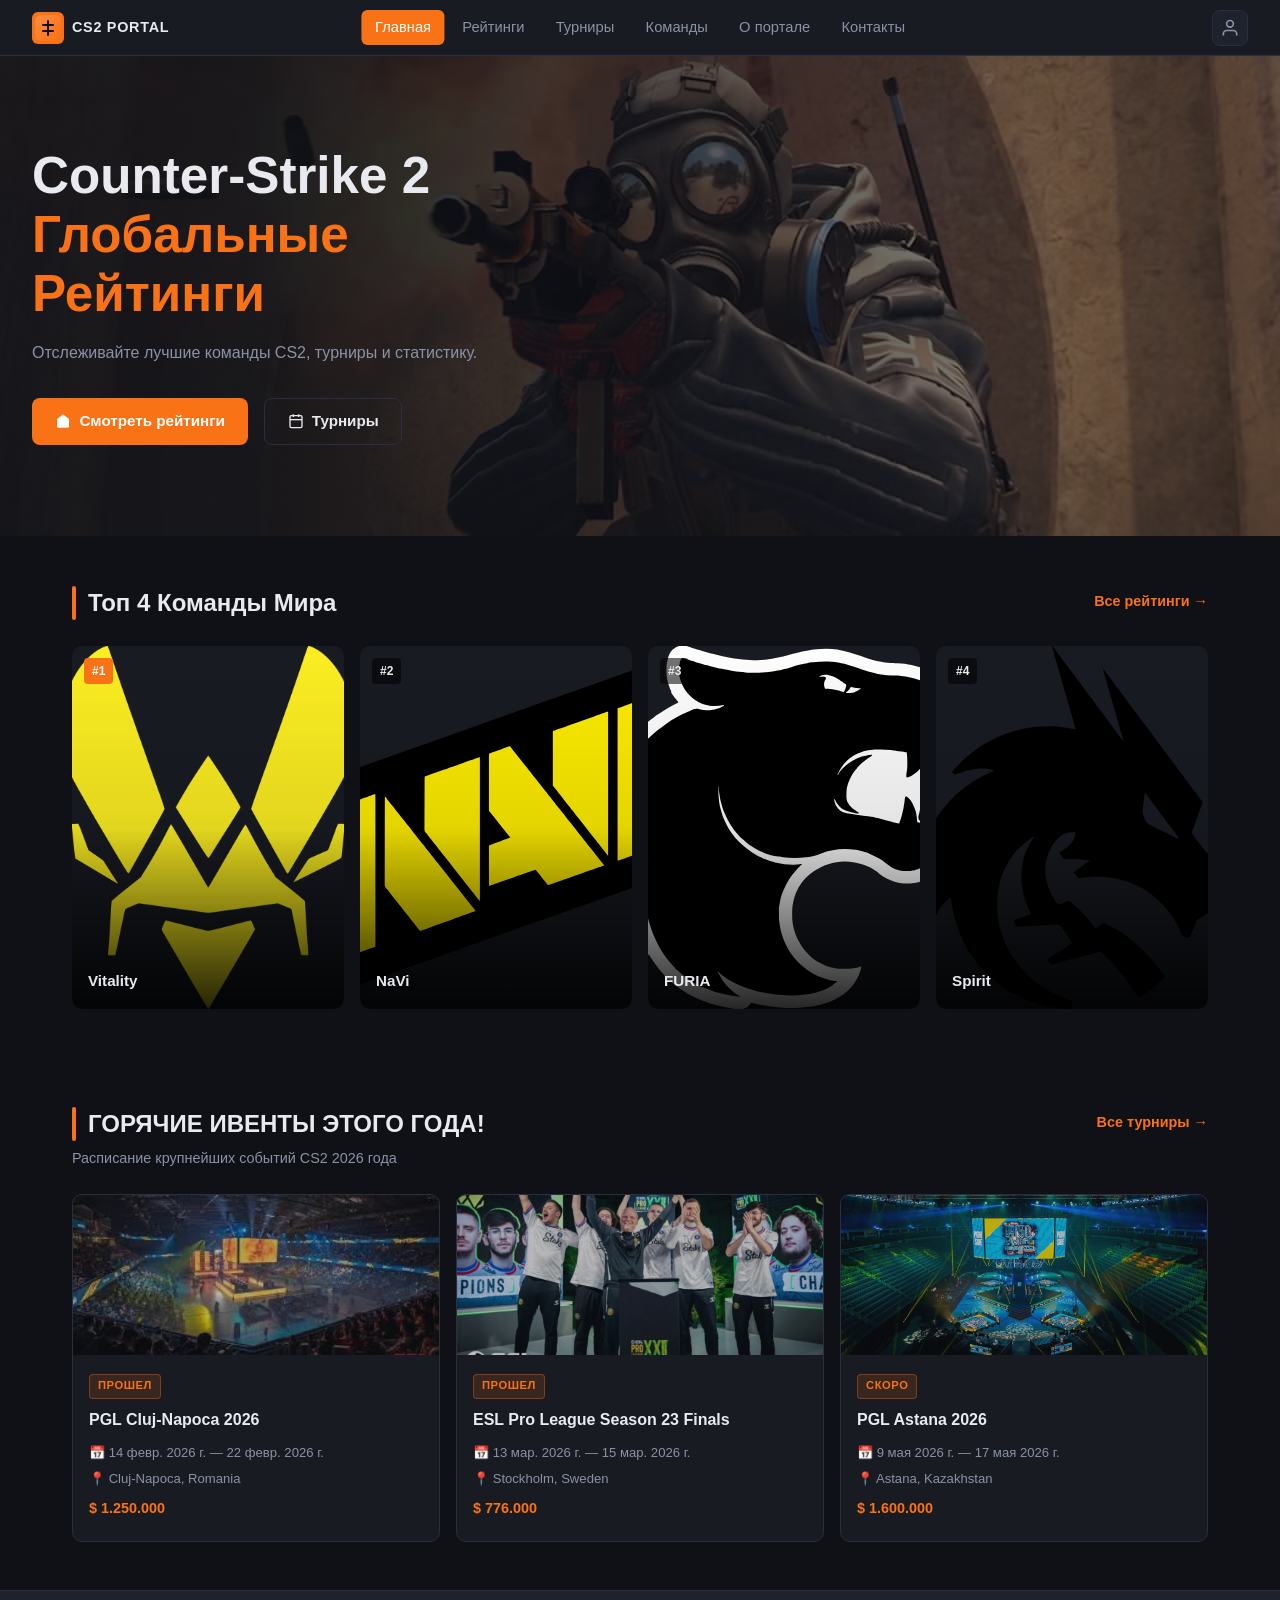
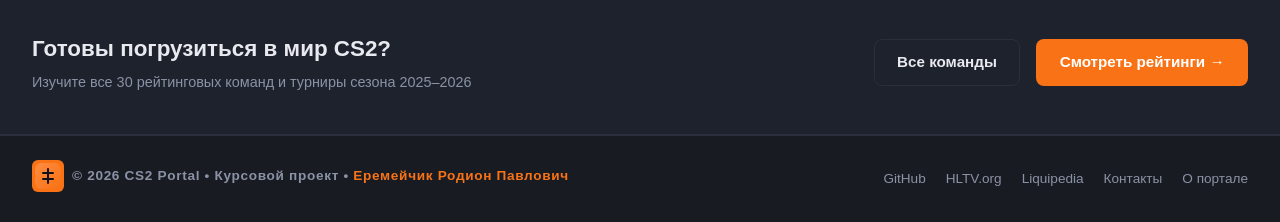
<file: index.html>
<!DOCTYPE html>
<html lang="ru">
<head>
    <meta charset="UTF-8" />
    <meta name="viewport" content="width=device-width, initial-scale=1.0" />
    <title>CS2 Portal</title>
    <link rel="stylesheet" href="style/style.css" />
</head>
<body>

    <!-- HEADER -->
    <header>
        <a class="logo" href="index.html" aria-label="На главную">
            <div class="logo__icon">
                <img src="logos/site-mark.svg" alt="" aria-hidden="true" />
            </div>
            <span>CS2 PORTAL</span>
        </a>

        <nav id="nav">
            <a href="index.html" class="active">Главная</a>
            <a href="ratings.html">Рейтинги</a>
            <a href="tournaments.html">Турниры</a>
            <a href="teams.html">Команды</a>
            <a href="about.html">О портале</a>
            <a href="contacts.html">Контакты</a>
        </nav>

        <div class="header-right">
            <div class="profile-menu">
                <button class="user-btn" id="profile-btn" aria-label="Профиль">
                    <svg width="20" height="20" viewBox="0 0 24 24" fill="none" stroke="currentColor" stroke-width="2">
                        <path d="M20 21v-2a4 4 0 0 0-4-4H8a4 4 0 0 0-4 4v2"/>
                        <circle cx="12" cy="7" r="4"/>
                     </svg>
                </button>
            <div class="profile-dropdown" id="profile-dropdown">
                <a href="login.html">Войти</a>
                <a href="register.html">Регистрация</a>
            </div>
        </div>
            <button class="burger" id="burger" aria-label="Меню">
                <span></span>
                <span></span>
                <span></span>
            </button>
        </div>
    </header>

    <!-- HERO -->
    <section class="hero">
        <h1>Counter-Strike 2<br><span>Глобальные<br>Рейтинги</span></h1>
        <p>Отслеживайте лучшие команды CS2, турниры и статистику.</p>
        <div class="btn-group">
            <a href="ratings.html" class="btn btn--primary">
                <svg width="16" height="16" viewBox="0 0 24 24" fill="currentColor">
                    <path d="M3 9l9-7 9 7v11a2 2 0 0 1-2 2H5a2 2 0 0 1-2-2z"/>
                </svg>
                Смотреть рейтинги
            </a>
            <a href="tournaments.html" class="btn btn--outline">
                <svg width="16" height="16" viewBox="0 0 24 24" fill="none" stroke="currentColor" stroke-width="2">
                    <rect x="3" y="4" width="18" height="18" rx="2"/>
                    <line x1="16" y1="2" x2="16" y2="6"/>
                    <line x1="8" y1="2" x2="8" y2="6"/>
                    <line x1="3" y1="10" x2="21" y2="10"/>
                </svg>
                Турниры
            </a>
        </div>
    </section>

    <!-- TOP TEAMS -->
    <section class="teams">
        <div class="section-head">
            <h2><span></span>Топ 4 Команды Мира</h2>
            <a href="ratings.html">Все рейтинги →</a>
        </div>
        <div class="teams-grid">
            <article style="background-image: url('logos/team-vitality.png')">
                <b class="gold">#1</b>
                <p>Vitality</p>
            </article>
            <article style="background-image: url('svg/team-navi.svg')">
                <b>#2</b>
                <p>NaVi</p>
            </article>
            <article style="background-image: url('svg/team-furia.svg')">
                <b>#3</b>
                <p>FURIA</p>
            </article>
            <article style="background-image: url('svg/team-spirit.svg')">
                <b>#4</b>
                <p>Spirit</p>
            </article>
        </div>
    </section>

    <!-- UPCOMING TOURNAMENTS -->
    <section class="tournaments">
        <div class="section-head">
            <div>
                <h2><span></span>ГОРЯЧИЕ ИВЕНТЫ ЭТОГО ГОДА!</h2>
                <p>Расписание крупнейших событий CS2 2026 года</p>
            </div>
            <a href="tournaments.html">Все турниры →</a>
        </div>
        <div class="tournaments-grid">
            <article>
                <figure>
                    <img src="images/pgl-cluj.jpg" alt="PGL Cluj-Napoca 2026" />
                </figure>
                <div>
                    <span class="badge">ПРОШЕЛ</span>
                    <h3>PGL Cluj-Napoca 2026</h3>
                    <p>📅 14 февр. 2026 г. — 22 февр. 2026 г.</p>
                    <p>📍 Cluj-Napoca, Romania</p>
                    <p class="prize">$ 1.250.000</p>
                </div>
            </article>
            <article>
                <figure>
                    <img src="images/esl-pro-league-finals.webp" alt="ESL Pro League Season 23 Finals" />
                </figure>
                <div>
                    <span class="badge">ПРОШЕЛ</span>
                    <h3>ESL Pro League Season 23 Finals</h3>
                    <p>📅 13 мар. 2026 г. — 15 мар. 2026 г.</p>
                    <p>📍 Stockholm, Sweden</p>
                    <p class="prize">$ 776.000</p>
                </div>
            </article>
            <article>
                <figure>
                    <img src="images/pgl-astana-2026.webp" alt="PGL Astana 2026" />
                </figure>
                <div>
                    <span class="badge">СКОРО</span>
                    <h3>PGL Astana 2026</h3>
                    <p>📅 9 мая 2026 г. — 17 мая 2026 г.</p>
                    <p>📍 Astana, Kazakhstan</p>
                    <p class="prize">$ 1.600.000</p>
                </div>
            </article>
        </div>
    </section>

    <!-- CTA -->
    <section class="cta">
        <div>
            <h2>Готовы погрузиться в мир CS2?</h2>
            <p>Изучите все 30 рейтинговых команд и турниры сезона 2025–2026</p>
        </div>
        <div class="btn-group">
            <a href="teams.html" class="btn btn--ghost">Все команды</a>
            <a href="ratings.html" class="btn btn--primary">Смотреть рейтинги →</a>
        </div>
    </section>

    <!-- FOOTER -->
    <footer>
        <div>
            <div class="logo">
                <div class="logo__icon">
                    <a href="index.html" aria-label="На главную">
                        <img src="logos/site-mark.svg" alt="" aria-hidden="true" />
                    </a>
                </div>
                <span>© 2026 CS2 Portal • Курсовой проект • <a href="#">Еремейчик Родион Павлович</a></span>
            </div>
        </div>
        <nav>
            <a href="https://github.com/hataB1ch">GitHub</a>
            <a href="https://hltv.org">HLTV.org</a>
            <a href="https://liquipedia.net/counterstrike/">Liquipedia</a>
            <a href="contacts.html">Контакты</a>
            <a href="about.html">О портале</a>
        </nav>
    </footer>

    <script src="script/script.js"></script>
</body>
</html>
</file>
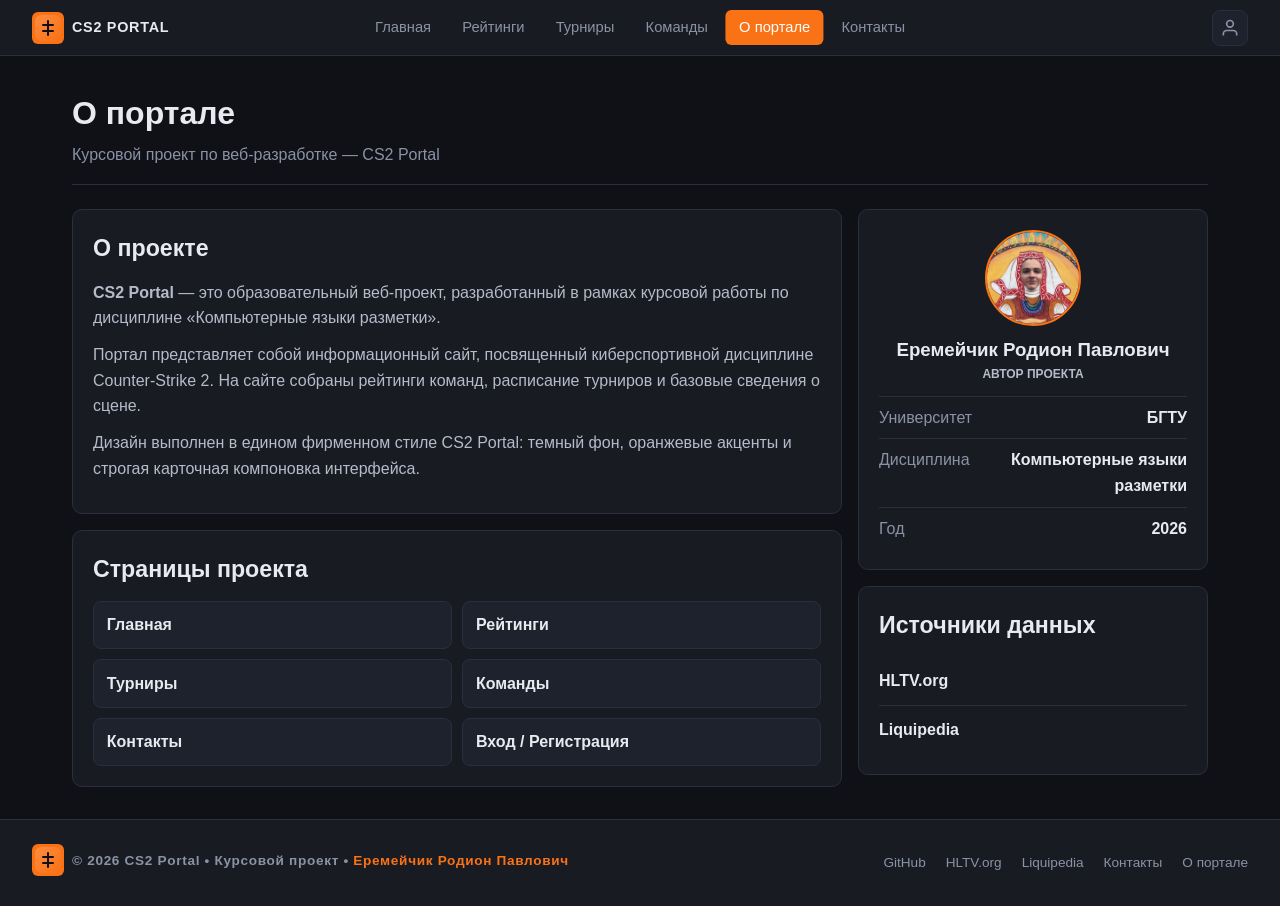
<file: about.html>
<!DOCTYPE html>
<html lang="ru">
<head>
    <meta charset="UTF-8" />
    <meta name="viewport" content="width=device-width, initial-scale=1.0" />
    <title>О портале | CS2 Portal</title>
    <link rel="stylesheet" href="style/style.css" />
</head>
<body class="auth-layout">
    <header>
        <a class="logo" href="index.html" aria-label="На главную">
            <div class="logo__icon">
                <img src="logos/site-mark.svg" alt="" aria-hidden="true" />
            </div>
            <span>CS2 PORTAL</span>
        </a>

        <nav id="nav">
            <a href="index.html">Главная</a>
            <a href="ratings.html">Рейтинги</a>
            <a href="tournaments.html">Турниры</a>
            <a href="teams.html">Команды</a>
            <a href="about.html" class="active">О портале</a>
            <a href="contacts.html">Контакты</a>
        </nav>

        <div class="header-right">
            <div class="profile-menu">
                <button class="user-btn" id="profile-btn" aria-label="Профиль">
                    <svg width="20" height="20" viewBox="0 0 24 24" fill="none" stroke="currentColor" stroke-width="2">
                        <path d="M20 21v-2a4 4 0 0 0-4-4H8a4 4 0 0 0-4 4v2"/>
                        <circle cx="12" cy="7" r="4"/>
                    </svg>
                </button>
                <div class="profile-dropdown" id="profile-dropdown">
                    <a href="login.html">Войти</a>
                    <a href="register.html">Регистрация</a>
                </div>
            </div>
            <button class="burger" id="burger" aria-label="Меню">
                <span></span>
                <span></span>
                <span></span>
            </button>
        </div>
    </header>

    <main class="about-page">
        <section class="about-intro">
            <h1>О портале</h1>
            <p>Курсовой проект по веб-разработке — CS2 Portal</p>
        </section>

        <section class="about-grid">
            <div class="about-main">
                <article class="about-card">
                    <h2>О проекте</h2>
                    <p><b>CS2 Portal</b> — это образовательный веб-проект, разработанный в рамках курсовой работы по дисциплине «Компьютерные языки разметки».</p>
                    <p>Портал представляет собой информационный сайт, посвященный киберспортивной дисциплине Counter-Strike 2. На сайте собраны рейтинги команд, расписание турниров и базовые сведения о сцене.</p>
                    <p>Дизайн выполнен в едином фирменном стиле CS2 Portal: темный фон, оранжевые акценты и строгая карточная компоновка интерфейса.</p>
                </article>

                <article class="about-card">
                    <h2>Страницы проекта</h2>
                    <ul class="about-links-list">
                        <li><a href="index.html">Главная</a></li>
                        <li><a href="ratings.html">Рейтинги</a></li>
                        <li><a href="tournaments.html">Турниры</a></li>
                        <li><a href="teams.html">Команды</a></li>
                        <li><a href="contacts.html">Контакты</a></li>
                        <li><a href="login.html">Вход / Регистрация</a></li>
                    </ul>
                </article>
            </div>

            <aside class="about-side">
                <article class="about-card about-author">
                    <img src="/images/avatar.jpg" alt="Фото автора" />
                    <h3>Еремейчик Родион Павлович</h3>
                    <p class="about-author-role">Автор проекта</p>
                    <div class="about-author-meta">
                        <p><span>Университет</span><b>БГТУ</b></p>
                        <p><span>Дисциплина</span><b>Компьютерные языки разметки</b></p>
                        <p><span>Год</span><b>2026</b></p>
                    </div>
                </article>

                <article class="about-card">
                    <h2>Источники данных</h2>
                    <div class="about-sources">
                        <a href="https://www.hltv.org" target="_blank" rel="noopener noreferrer">HLTV.org</a>
                        <a href="https://liquipedia.net/counterstrike" target="_blank" rel="noopener noreferrer">Liquipedia</a>
                    </div>
                </article>
            </aside>
        </section>
    </main>

    <footer>
        <div>
            <div class="logo">
                <div class="logo__icon">
                    <a href="index.html" aria-label="На главную">
                        <img src="logos/site-mark.svg" alt="" aria-hidden="true" />
                    </a>
                </div>
                <span>© 2026 CS2 Portal • Курсовой проект • <a href="#">Еремейчик Родион Павлович</a></span>
            </div>
        </div>
        <nav>
            <a href="https://github.com/hataB1ch">GitHub</a>
            <a href="https://hltv.org">HLTV.org</a>
            <a href="https://liquipedia.net/counterstrike/">Liquipedia</a>
            <a href="contacts.html">Контакты</a>
            <a href="about.html">О портале</a>
        </nav>
    </footer>

    <script src="script/script.js"></script>
</body>
</html>
</file>
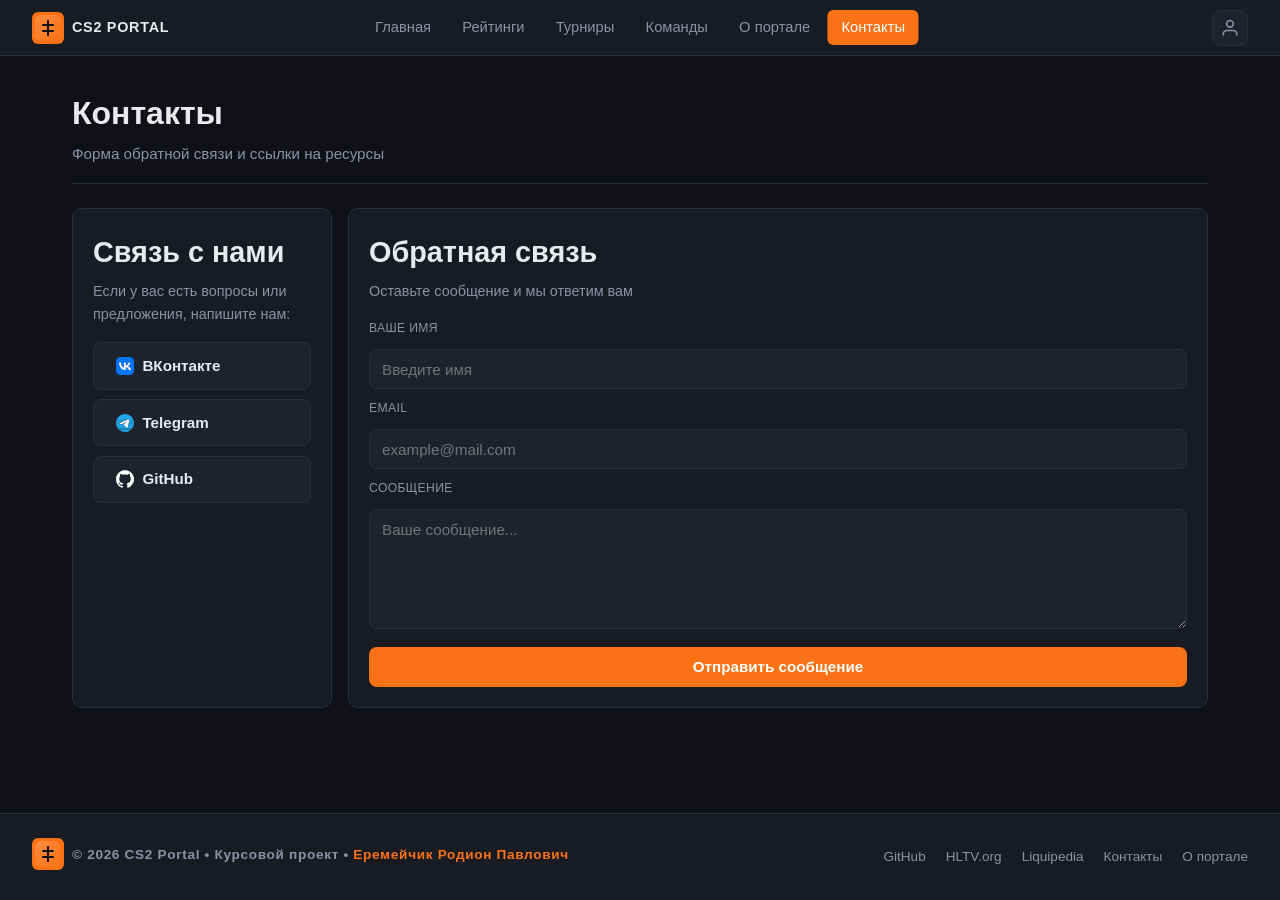
<file: contacts.html>
<!DOCTYPE html>
<html lang="ru">
<head>
    <meta charset="UTF-8" />
    <meta name="viewport" content="width=device-width, initial-scale=1.0" />
    <title>Контакты | CS2 Portal</title>
    <link rel="stylesheet" href="style/style.css" />
</head>
<body class="auth-layout">
    <header>
        <a class="logo" href="index.html" aria-label="На главную">
            <div class="logo__icon">
                <img src="logos/site-mark.svg" alt="" aria-hidden="true" />
            </div>
            <span>CS2 PORTAL</span>
        </a>

        <nav id="nav">
            <a href="index.html">Главная</a>
            <a href="ratings.html">Рейтинги</a>
            <a href="tournaments.html">Турниры</a>
            <a href="teams.html">Команды</a>
            <a href="about.html">О портале</a>
            <a href="contacts.html" class="active">Контакты</a>
        </nav>

        <div class="header-right">
            <div class="profile-menu">
                <button class="user-btn" id="profile-btn" aria-label="Профиль">
                    <svg width="20" height="20" viewBox="0 0 24 24" fill="none" stroke="currentColor" stroke-width="2">
                        <path d="M20 21v-2a4 4 0 0 0-4-4H8a4 4 0 0 0-4 4v2"/>
                        <circle cx="12" cy="7" r="4"/>
                    </svg>
                </button>
                <div class="profile-dropdown" id="profile-dropdown">
                    <a href="login.html">Войти</a>
                    <a href="register.html">Регистрация</a>
                </div>
            </div>
            <button class="burger" id="burger" aria-label="Меню">
                <span></span>
                <span></span>
                <span></span>
            </button>
        </div>
    </header>

    <main class="contacts-page">
        <section class="contacts-intro">
            <h1>Контакты</h1>
            <p>Форма обратной связи и ссылки на ресурсы</p>
        </section>

        <section class="contacts-grid">
            <aside class="contacts-aside">
                <h2>Связь с нами</h2>
                <p>Если у вас есть вопросы или предложения, напишите нам:</p>
                <a href="https://vk.com/hata_b1ch" target="_blank" rel="noopener noreferrer" class="btn btn--ghost social-btn">
                    <img src="svg/vk.svg" alt="" class="social-btn__icon" aria-hidden="true" />
                    <span>ВКонтакте</span>
                </a>
                <a href="https://t.me/hatab1ch" target="_blank" rel="noopener noreferrer" class="btn btn--ghost social-btn">
                    <img src="svg/telegram.svg" alt="" class="social-btn__icon" aria-hidden="true" />
                    <span>Telegram</span>
                </a>
                <a href="https://github.com/hataB1ch" target="_blank" rel="noopener noreferrer" class="btn btn--ghost social-btn">
                    <img src="svg/github.svg" alt="" class="social-btn__icon" aria-hidden="true" />
                    <span>GitHub</span>
                </a>
            </aside>

            <section class="contacts-form-card">
                <h2>Обратная связь</h2>
                <p>Оставьте сообщение и мы ответим вам</p>
                <form data-success-message="Ваше сообщение было успешно отправлено">
                    <label for="contact-name">Ваше имя</label>
                    <input id="contact-name" type="text" required placeholder="Введите имя" />

                    <label for="contact-email">Email</label>
                    <input id="contact-email" type="email" required placeholder="example@mail.com" />

                    <label for="contact-message">Сообщение</label>
                    <textarea id="contact-message" required placeholder="Ваше сообщение..."></textarea>

                    <button type="submit" class="btn btn--primary">Отправить сообщение</button>
                </form>
            </section>
        </section>
    </main>

    <footer>
        <div>
            <div class="logo">
                <div class="logo__icon">
                    <a href="index.html" aria-label="На главную">
                        <img src="logos/site-mark.svg" alt="" aria-hidden="true" />
                    </a>
                </div>
                <span>© 2026 CS2 Portal • Курсовой проект • <a href="#">Еремейчик Родион Павлович</a></span>
            </div>
        </div>
        <nav>
            <a href="https://github.com/hataB1ch">GitHub</a>
            <a href="https://hltv.org">HLTV.org</a>
            <a href="https://liquipedia.net/counterstrike/">Liquipedia</a>
            <a href="contacts.html">Контакты</a>
            <a href="about.html">О портале</a>
        </nav>
    </footer>

    <script src="script/script.js"></script>
</body>
</html>
</file>
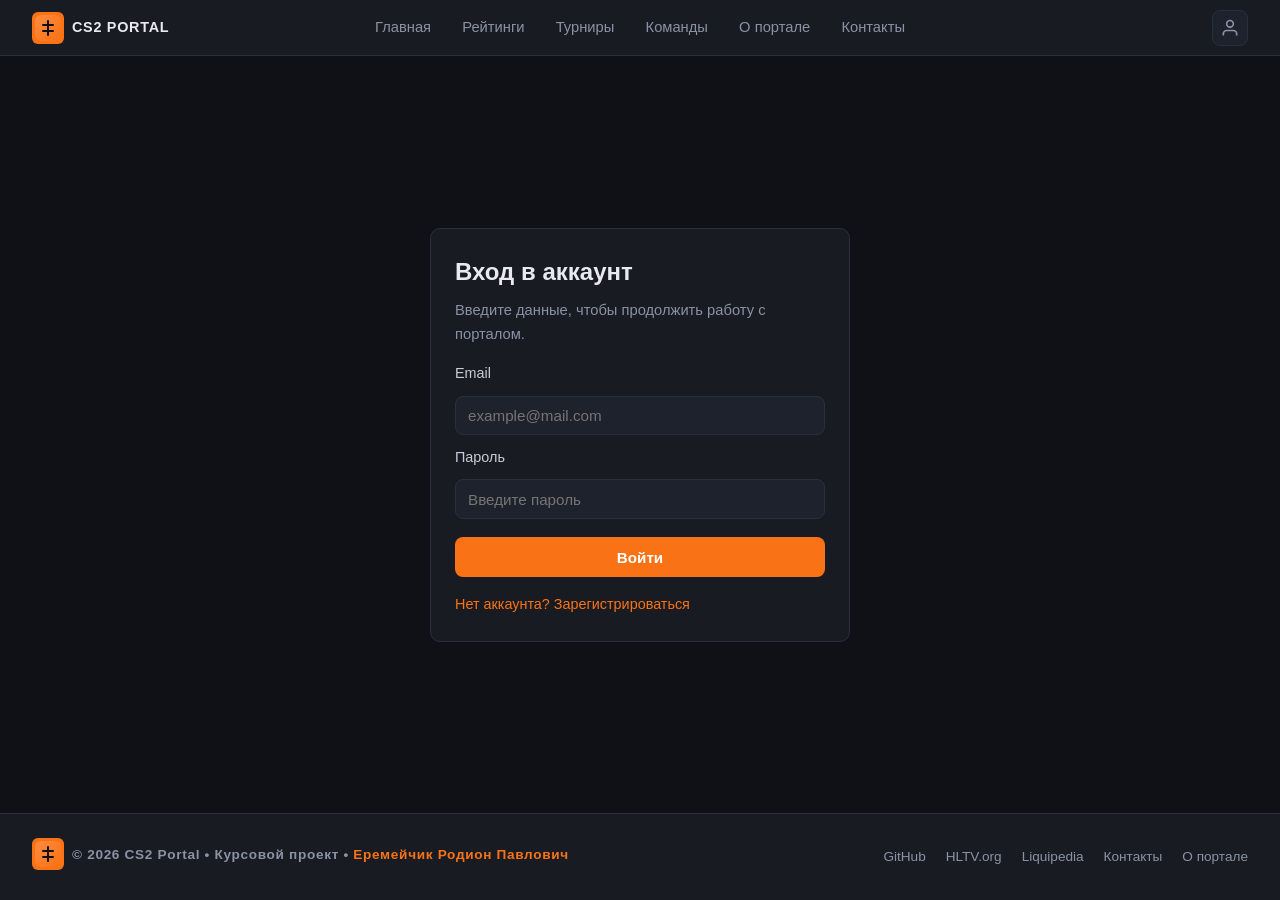
<file: login.html>
<!DOCTYPE html>
<html lang="ru">
<head>
    <meta charset="UTF-8" />
    <meta name="viewport" content="width=device-width, initial-scale=1.0" />
    <title>Вход | CS2 Portal</title>
    <link rel="stylesheet" href="style/style.css" />
</head>
<body class="auth-layout">
    <header>
        <a class="logo" href="index.html" aria-label="На главную">
            <div class="logo__icon">
                <img src="logos/site-mark.svg" alt="" aria-hidden="true" />
            </div>
            <span>CS2 PORTAL</span>
        </a>

        <nav id="nav">
            <a href="index.html">Главная</a>
            <a href="ratings.html">Рейтинги</a>
            <a href="tournaments.html">Турниры</a>
            <a href="teams.html">Команды</a>
            <a href="about.html">О портале</a>
            <a href="contacts.html">Контакты</a>
        </nav>

        <div class="header-right">
            <div class="profile-menu">
                <button class="user-btn" id="profile-btn" aria-label="Профиль">
                    <svg width="20" height="20" viewBox="0 0 24 24" fill="none" stroke="currentColor" stroke-width="2">
                        <path d="M20 21v-2a4 4 0 0 0-4-4H8a4 4 0 0 0-4 4v2"/>
                        <circle cx="12" cy="7" r="4"/>
                    </svg>
                </button>
                <div class="profile-dropdown" id="profile-dropdown">
                    <a href="login.html">Войти</a>
                    <a href="register.html">Регистрация</a>
                </div>
            </div>
            <button class="burger" id="burger" aria-label="Меню">
                <span></span>
                <span></span>
                <span></span>
            </button>
        </div>
    </header>

    <main class="auth-page">
        <section class="auth-card">
            <h1>Вход в аккаунт</h1>
            <p>Введите данные, чтобы продолжить работу с порталом.</p>
            <form data-success-message="Вы успешно вошли!">
                <label for="login-email">Email</label>
                <input id="login-email" type="email" required placeholder="example@mail.com" />

                <label for="login-password">Пароль</label>
                <input id="login-password" type="password" required placeholder="Введите пароль" />

                <button type="submit" class="btn btn--primary">Войти</button>
            </form>
            <a href="register.html" class="auth-link">Нет аккаунта? Зарегистрироваться</a>
        </section>
    </main>

    <footer>
        <div>
            <div class="logo">
                <div class="logo__icon">
                    <a href="index.html" aria-label="На главную">
                        <img src="logos/site-mark.svg" alt="" aria-hidden="true" />
                    </a>
                </div>
                <span>© 2026 CS2 Portal • Курсовой проект • <a href="#">Еремейчик Родион Павлович</a></span>
            </div>
        </div>
        <nav>
            <a href="https://github.com/hataB1ch">GitHub</a>
            <a href="https://hltv.org">HLTV.org</a>
            <a href="https://liquipedia.net/counterstrike/">Liquipedia</a>
            <a href="contacts.html">Контакты</a>
            <a href="about.html">О портале</a>
        </nav>
    </footer>

    <script src="script/script.js"></script>
</body>
</html>
</file>
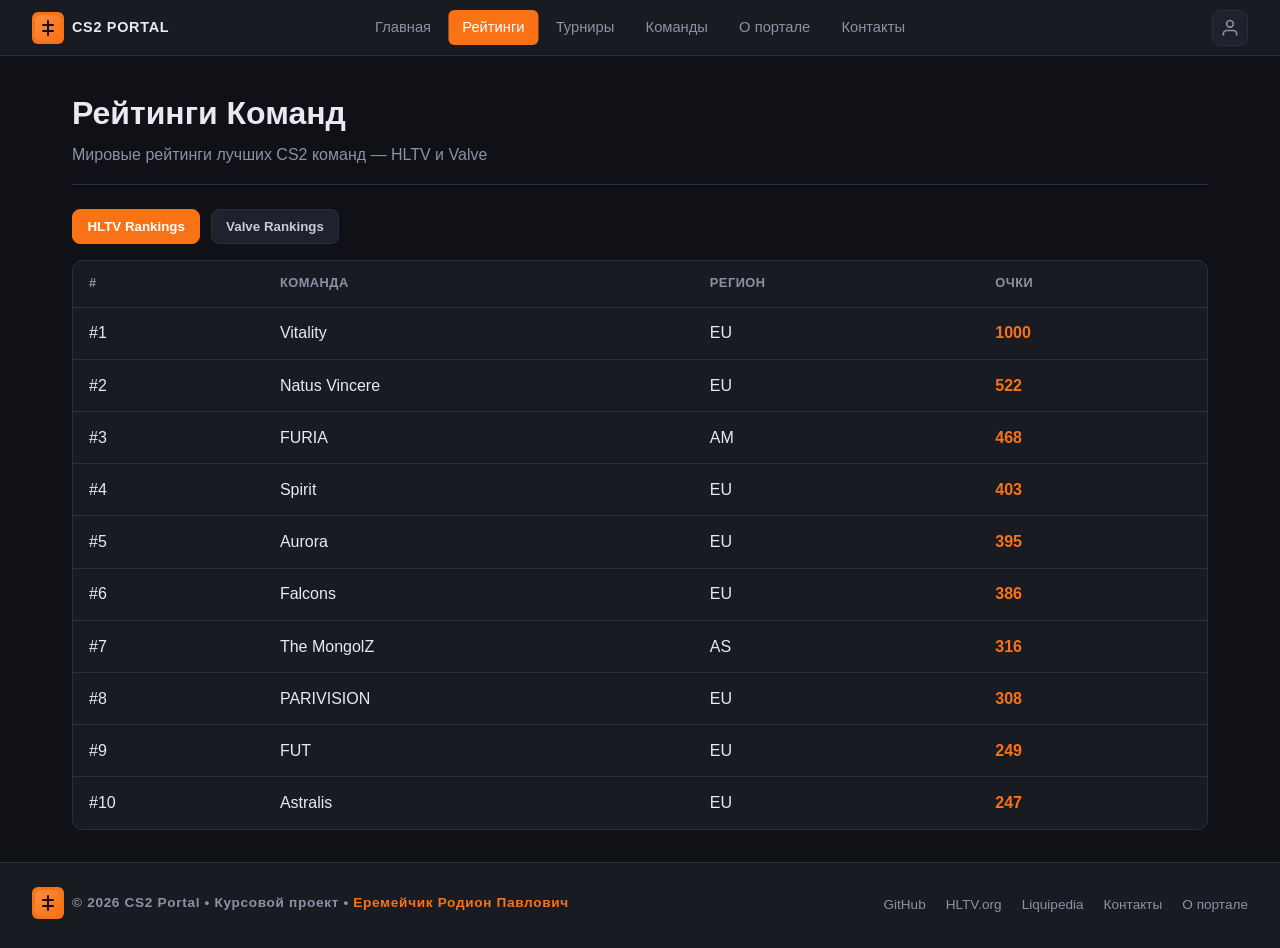
<file: ratings.html>
<!DOCTYPE html>
<html lang="ru">
<head>
    <meta charset="UTF-8" />
    <meta name="viewport" content="width=device-width, initial-scale=1.0" />
    <title>Рейтинги | CS2 Portal</title>
    <link rel="stylesheet" href="style/style.css" />
</head>
<body class="auth-layout">
    <header>
        <a class="logo" href="index.html" aria-label="На главную">
            <div class="logo__icon">
                <img src="logos/site-mark.svg" alt="" aria-hidden="true" />
            </div>
            <span>CS2 PORTAL</span>
        </a>

        <nav id="nav">
            <a href="index.html">Главная</a>
            <a href="ratings.html" class="active">Рейтинги</a>
            <a href="tournaments.html">Турниры</a>
            <a href="teams.html">Команды</a>
            <a href="about.html">О портале</a>
            <a href="contacts.html">Контакты</a>
        </nav>

        <div class="header-right">
            <div class="profile-menu">
                <button class="user-btn" id="profile-btn" aria-label="Профиль">
                    <svg width="20" height="20" viewBox="0 0 24 24" fill="none" stroke="currentColor" stroke-width="2">
                        <path d="M20 21v-2a4 4 0 0 0-4-4H8a4 4 0 0 0-4 4v2"/>
                        <circle cx="12" cy="7" r="4"/>
                    </svg>
                </button>
                <div class="profile-dropdown" id="profile-dropdown">
                    <a href="login.html">Войти</a>
                    <a href="register.html">Регистрация</a>
                </div>
            </div>
            <button class="burger" id="burger" aria-label="Меню">
                <span></span>
                <span></span>
                <span></span>
            </button>
        </div>
    </header>

    <main class="ratings-page">
        <section class="ratings-intro">
            <h1>Рейтинги Команд</h1>
            <p>Мировые рейтинги лучших CS2 команд — HLTV и Valve</p>
        </section>

        <section class="ratings-controls">
            <button class="rating-tab is-active" data-ranking="hltv">HLTV Rankings</button>
            <button class="rating-tab" data-ranking="valve">Valve Rankings</button>
        </section>

        <section class="rating-table-wrap">
            <table class="rating-table">
                <thead>
                    <tr>
                        <th>#</th>
                        <th>Команда</th>
                        <th>Регион</th>
                        <th>Очки</th>
                    </tr>
                </thead>
                <tbody id="rating-table-body"></tbody>
            </table>
        </section>
    </main>

    <footer>
        <div>
            <div class="logo">
                <div class="logo__icon">
                    <a href="index.html" aria-label="На главную">
                        <img src="logos/site-mark.svg" alt="" aria-hidden="true" />
                    </a>
                </div>
                <span>© 2026 CS2 Portal • Курсовой проект • <a href="#">Еремейчик Родион Павлович</a></span>
            </div>
        </div>
        <nav>
            <a href="https://github.com/hataB1ch">GitHub</a>
            <a href="https://hltv.org">HLTV.org</a>
            <a href="https://liquipedia.net/counterstrike/">Liquipedia</a>
            <a href="contacts.html">Контакты</a>
            <a href="about.html">О портале</a>
        </nav>
    </footer>

    <script src="script/script.js"></script>
    <script src="script/rankings-teams.js"></script>
</body>
</html>
</file>
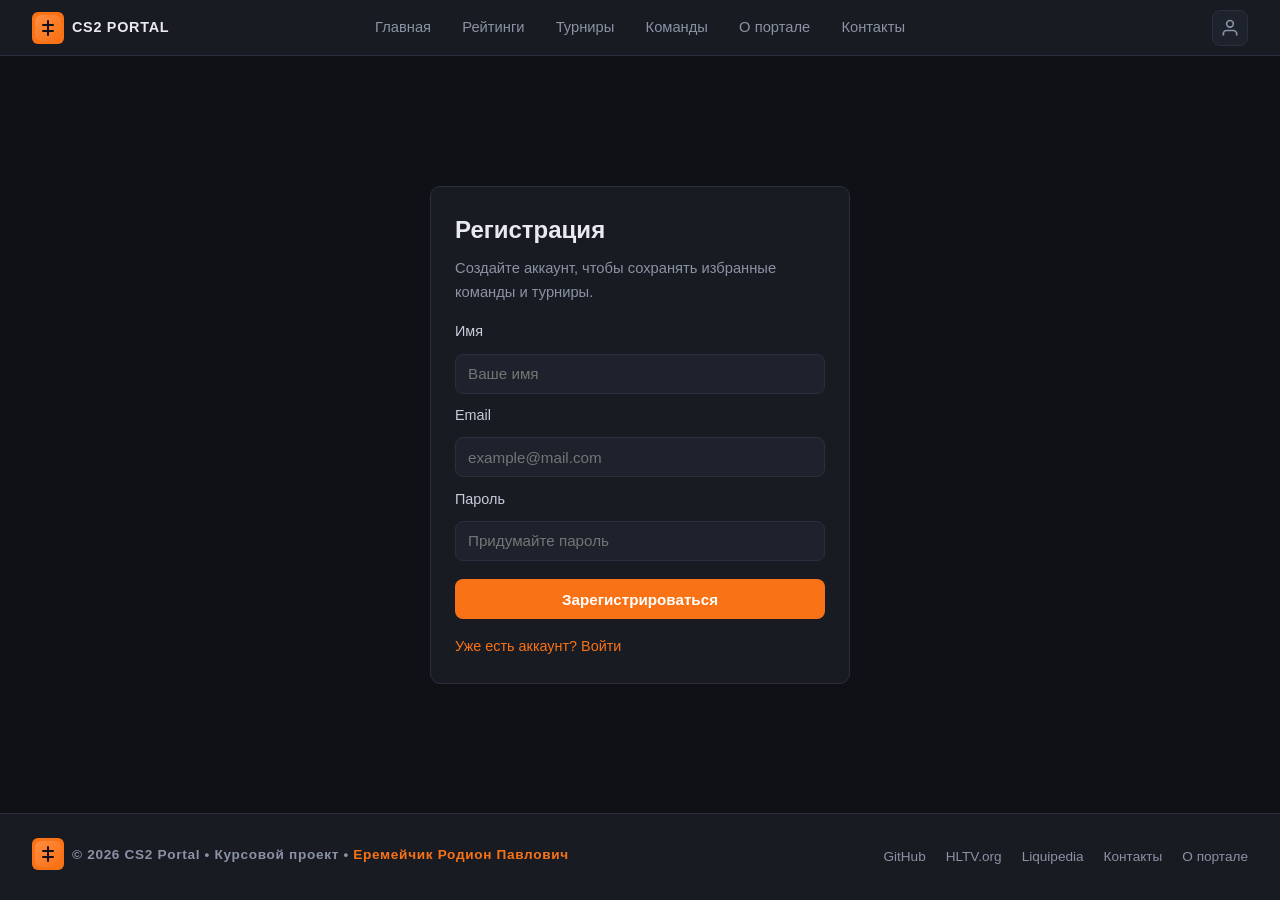
<file: register.html>
<!DOCTYPE html>
<html lang="ru">
<head>
    <meta charset="UTF-8" />
    <meta name="viewport" content="width=device-width, initial-scale=1.0" />
    <title>Регистрация | CS2 Portal</title>
    <link rel="stylesheet" href="style/style.css" />
</head>
<body class="auth-layout">
    <header>
        <a class="logo" href="index.html" aria-label="На главную">
            <div class="logo__icon">
                <img src="logos/site-mark.svg" alt="" aria-hidden="true" />
            </div>
            <span>CS2 PORTAL</span>
        </a>

        <nav id="nav">
            <a href="index.html">Главная</a>
            <a href="ratings.html">Рейтинги</a>
            <a href="tournaments.html">Турниры</a>
            <a href="teams.html">Команды</a>
            <a href="about.html">О портале</a>
            <a href="contacts.html">Контакты</a>
        </nav>

        <div class="header-right">
            <div class="profile-menu">
                <button class="user-btn" id="profile-btn" aria-label="Профиль">
                    <svg width="20" height="20" viewBox="0 0 24 24" fill="none" stroke="currentColor" stroke-width="2">
                        <path d="M20 21v-2a4 4 0 0 0-4-4H8a4 4 0 0 0-4 4v2"/>
                        <circle cx="12" cy="7" r="4"/>
                    </svg>
                </button>
                <div class="profile-dropdown" id="profile-dropdown">
                    <a href="login.html">Войти</a>
                    <a href="register.html">Регистрация</a>
                </div>
            </div>
            <button class="burger" id="burger" aria-label="Меню">
                <span></span>
                <span></span>
                <span></span>
            </button>
        </div>
    </header>

    <main class="auth-page">
        <section class="auth-card">
            <h1>Регистрация</h1>
            <p>Создайте аккаунт, чтобы сохранять избранные команды и турниры.</p>
            <form data-success-message="Вы успешно зарегистрировались!">
                <label for="register-name">Имя</label>
                <input id="register-name" type="text" required placeholder="Ваше имя" />

                <label for="register-email">Email</label>
                <input id="register-email" type="email" required placeholder="example@mail.com" />

                <label for="register-password">Пароль</label>
                <input id="register-password" type="password" required placeholder="Придумайте пароль" />

                <button type="submit" class="btn btn--primary">Зарегистрироваться</button>
            </form>
            <a href="login.html" class="auth-link">Уже есть аккаунт? Войти</a>
        </section>
    </main>

    <footer>
        <div>
            <div class="logo">
                <div class="logo__icon">
                    <a href="index.html" aria-label="На главную">
                        <img src="logos/site-mark.svg" alt="" aria-hidden="true" />
                    </a>
                </div>
                <span>© 2026 CS2 Portal • Курсовой проект • <a href="#">Еремейчик Родион Павлович</a></span>
            </div>
        </div>
        <nav>
            <a href="https://github.com/hataB1ch">GitHub</a>
            <a href="https://hltv.org">HLTV.org</a>
            <a href="https://liquipedia.net/counterstrike/">Liquipedia</a>
            <a href="contacts.html">Контакты</a>
            <a href="about.html">О портале</a>
        </nav>
    </footer>

    <script src="script/script.js"></script>
</body>
</html>
</file>
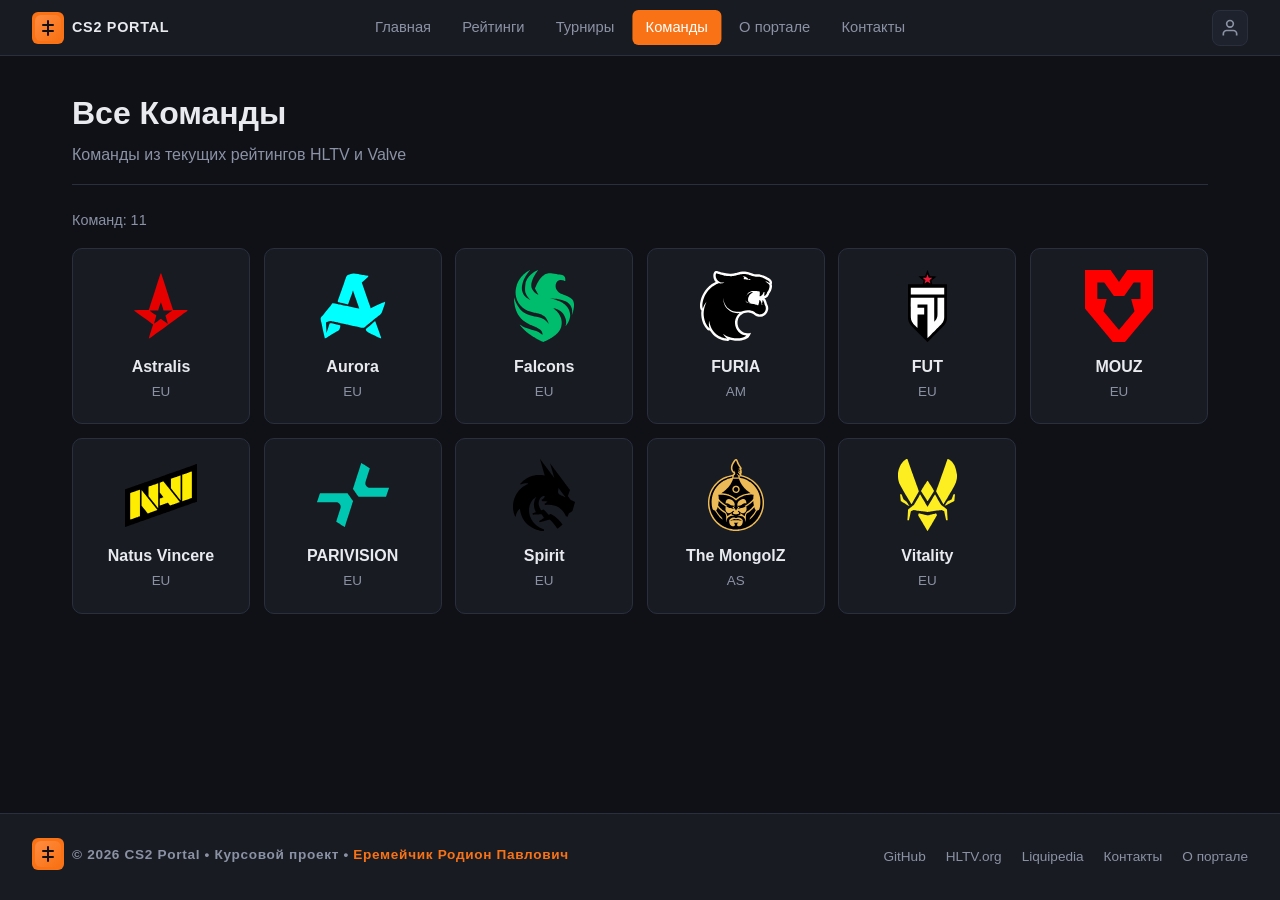
<file: teams.html>
<!DOCTYPE html>
<html lang="ru">
<head>
    <meta charset="UTF-8" />
    <meta name="viewport" content="width=device-width, initial-scale=1.0" />
    <title>Команды | CS2 Portal</title>
    <link rel="stylesheet" href="style/style.css" />
</head>
<body class="auth-layout">
    <header>
        <a class="logo" href="index.html" aria-label="На главную">
            <div class="logo__icon">
                <img src="logos/site-mark.svg" alt="" aria-hidden="true" />
            </div>
            <span>CS2 PORTAL</span>
        </a>

        <nav id="nav">
            <a href="index.html">Главная</a>
            <a href="ratings.html">Рейтинги</a>
            <a href="tournaments.html">Турниры</a>
            <a href="teams.html" class="active">Команды</a>
            <a href="about.html">О портале</a>
            <a href="contacts.html">Контакты</a>
        </nav>

        <div class="header-right">
            <div class="profile-menu">
                <button class="user-btn" id="profile-btn" aria-label="Профиль">
                    <svg width="20" height="20" viewBox="0 0 24 24" fill="none" stroke="currentColor" stroke-width="2">
                        <path d="M20 21v-2a4 4 0 0 0-4-4H8a4 4 0 0 0-4 4v2"/>
                        <circle cx="12" cy="7" r="4"/>
                    </svg>
                </button>
                <div class="profile-dropdown" id="profile-dropdown">
                    <a href="login.html">Войти</a>
                    <a href="register.html">Регистрация</a>
                </div>
            </div>
            <button class="burger" id="burger" aria-label="Меню">
                <span></span>
                <span></span>
                <span></span>
            </button>
        </div>
    </header>

    <main class="teams-page">
        <section class="teams-intro">
            <h1>Все Команды</h1>
            <p>Команды из текущих рейтингов HLTV и Valve</p>
        </section>

        <section class="teams-tools">
            <p id="teams-count">Команд: 0</p>
        </section>

        <section id="teams-grid" class="teams-cards-grid"></section>
    </main>

    <div class="team-modal" id="team-modal" aria-hidden="true">
        <div class="team-modal__backdrop" data-close-modal></div>
        <div class="team-modal__content" role="dialog" aria-modal="true" aria-labelledby="team-modal-title">
            <button class="team-modal__close" id="team-modal-close" aria-label="Закрыть">×</button>
            <div class="team-modal__top">
                <img id="team-modal-logo" class="team-modal__logo" alt="" loading="lazy" />
                <div class="team-modal__top-text">
                    <h2 id="team-modal-title"></h2>
                    <p id="team-modal-region"></p>
                </div>
            </div>
            <ul id="team-modal-players"></ul>
        </div>
    </div>

    <footer>
        <div>
            <div class="logo">
                <div class="logo__icon">
                    <a href="index.html" aria-label="На главную">
                        <img src="logos/site-mark.svg" alt="" aria-hidden="true" />
                    </a>
                </div>
                <span>© 2026 CS2 Portal • Курсовой проект • <a href="#">Еремейчик Родион Павлович</a></span>
            </div>
        </div>
        <nav>
            <a href="https://github.com/hataB1ch">GitHub</a>
            <a href="https://hltv.org">HLTV.org</a>
            <a href="https://liquipedia.net/counterstrike/">Liquipedia</a>
            <a href="contacts.html">Контакты</a>
            <a href="about.html">О портале</a>
        </nav>
    </footer>

    <script src="script/script.js"></script>
    <script src="script/rankings-teams.js"></script>
</body>
</html>
</file>
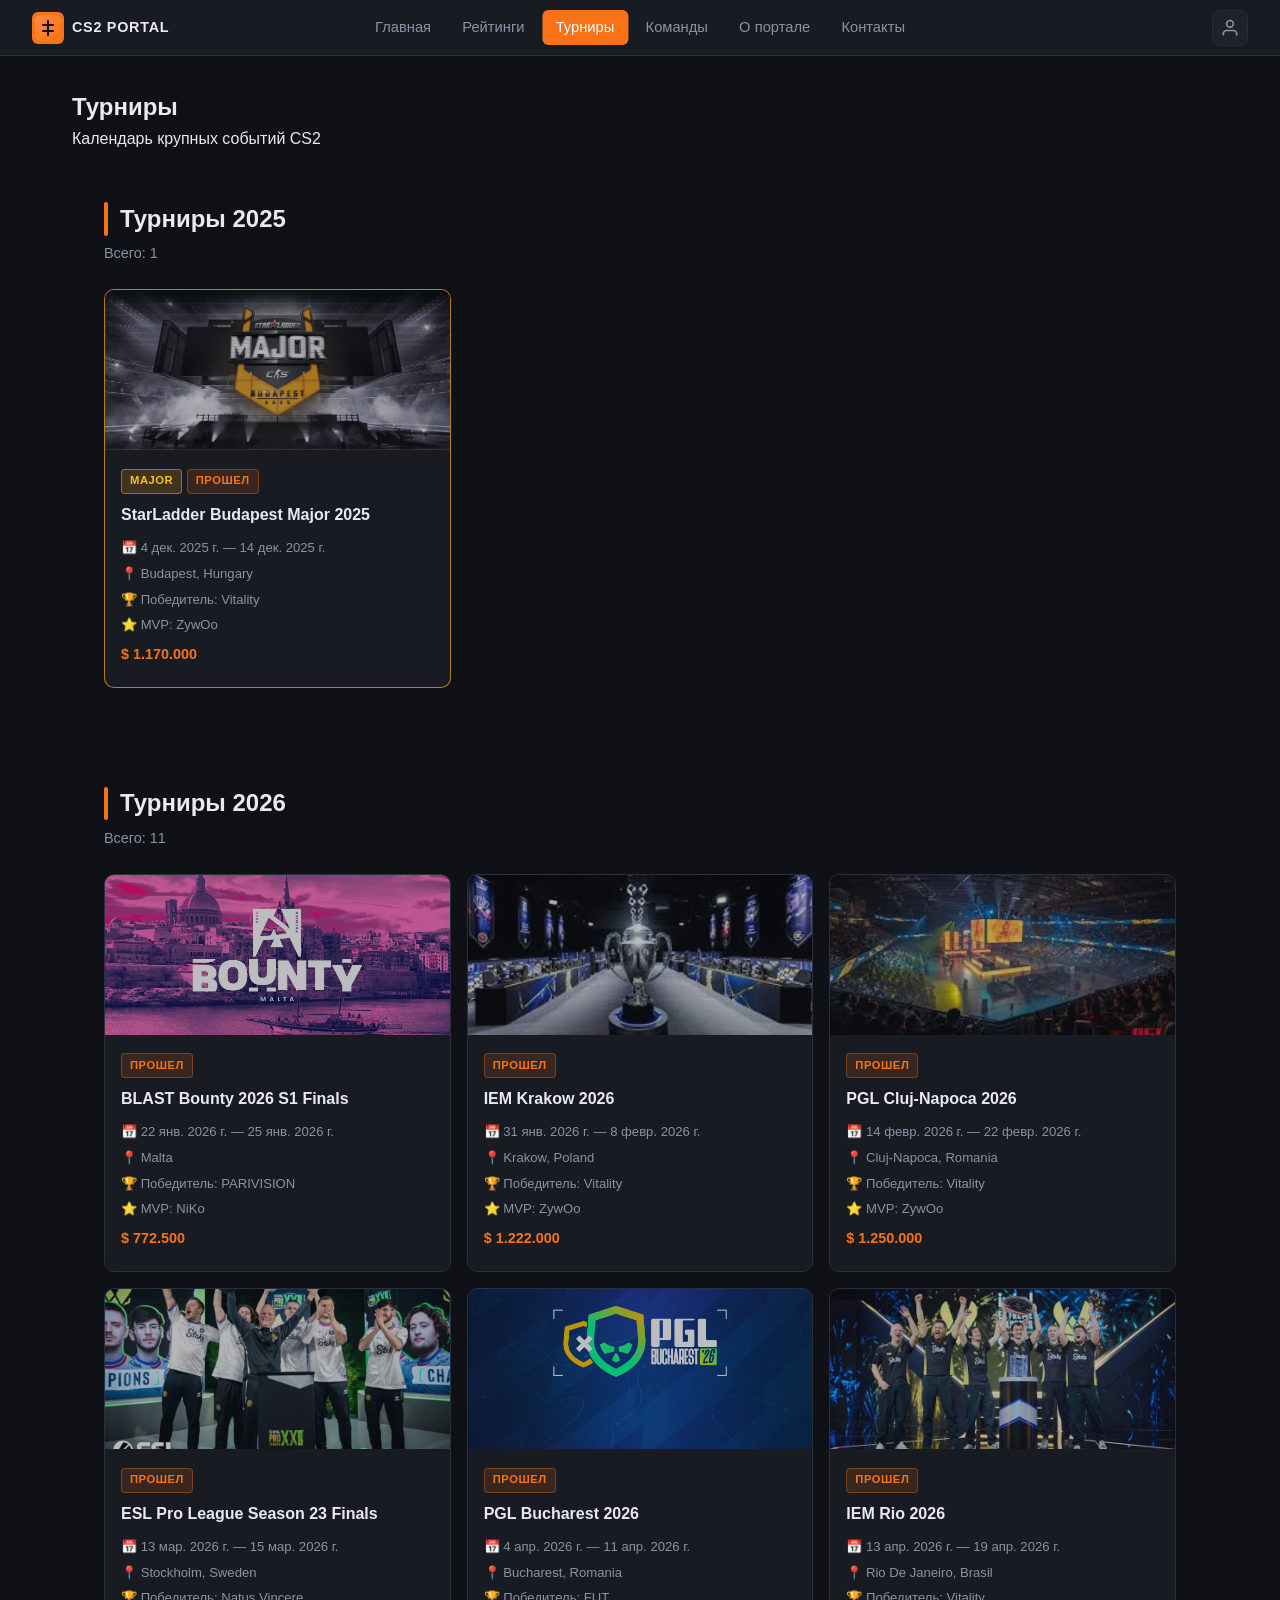
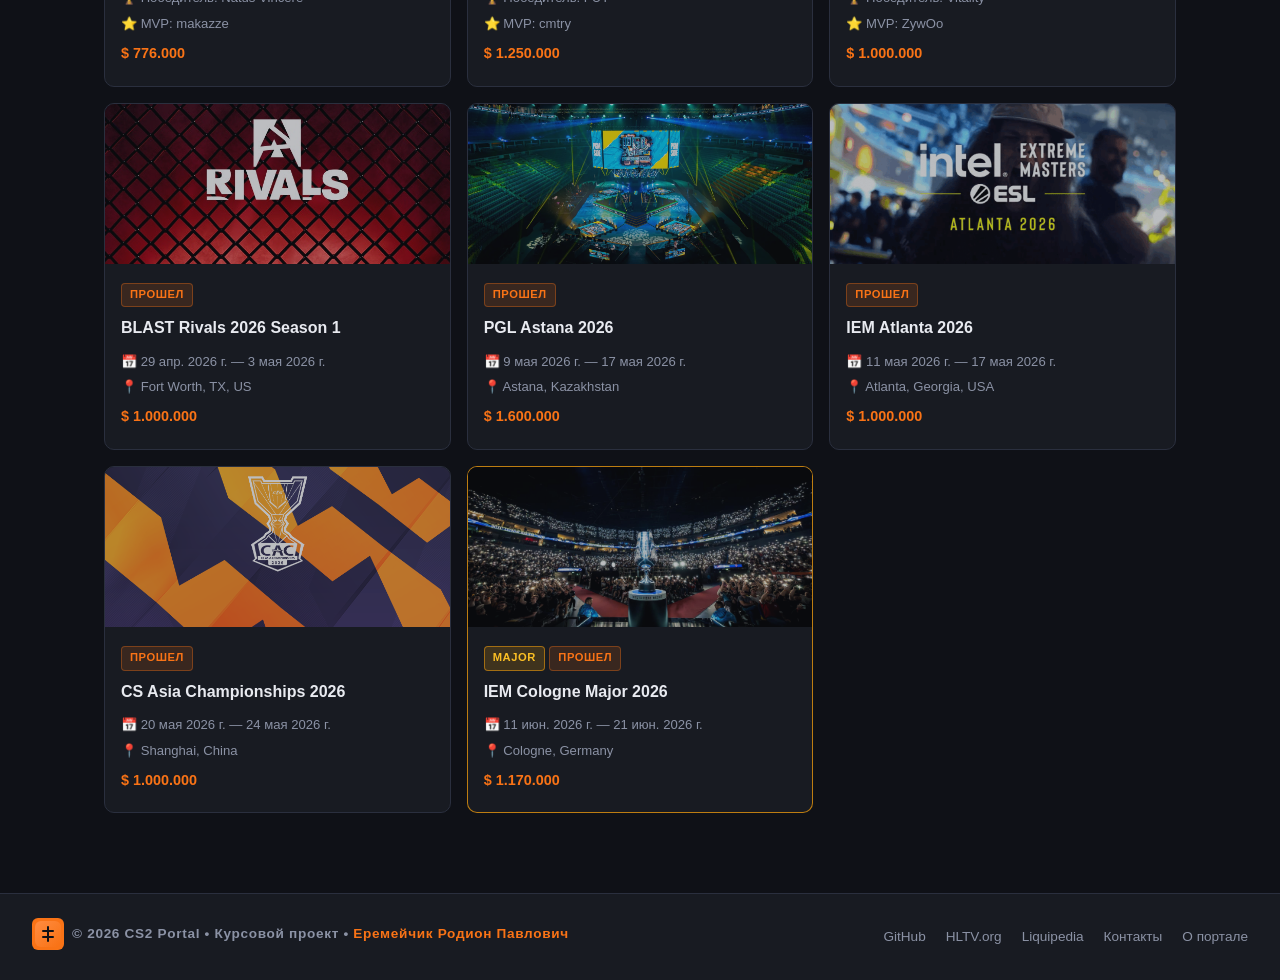
<file: tournaments.html>
<!DOCTYPE html>
<html lang="ru">
<head>
    <meta charset="UTF-8" />
    <meta name="viewport" content="width=device-width, initial-scale=1.0" />
    <title>Турниры | CS2 Portal</title>
    <link rel="stylesheet" href="style/style.css" />
</head>
<body class="auth-layout">
    <header>
        <a class="logo" href="index.html" aria-label="На главную">
            <div class="logo__icon">
                <img src="logos/site-mark.svg" alt="" aria-hidden="true" />
            </div>
            <span>CS2 PORTAL</span>
        </a>

        <nav id="nav">
            <a href="index.html">Главная</a>
            <a href="ratings.html">Рейтинги</a>
            <a href="tournaments.html" class="active">Турниры</a>
            <a href="teams.html">Команды</a>
            <a href="about.html">О портале</a>
            <a href="contacts.html">Контакты</a>
        </nav>

        <div class="header-right">
            <div class="profile-menu">
                <button class="user-btn" id="profile-btn" aria-label="Профиль">
                    <svg width="20" height="20" viewBox="0 0 24 24" fill="none" stroke="currentColor" stroke-width="2">
                        <path d="M20 21v-2a4 4 0 0 0-4-4H8a4 4 0 0 0-4 4v2"/>
                        <circle cx="12" cy="7" r="4"/>
                    </svg>
                </button>
                <div class="profile-dropdown" id="profile-dropdown">
                    <a href="login.html">Войти</a>
                    <a href="register.html">Регистрация</a>
                </div>
            </div>
            <button class="burger" id="burger" aria-label="Меню">
                <span></span>
                <span></span>
                <span></span>
            </button>
        </div>
    </header>

    <main class="ratings-page">
        <section class="tournaments-intro">
            <h1>Турниры</h1>
            <p>Календарь крупных событий CS2</p>
        </section>

        <div id="tournaments-root"></div>
    </main>

    <footer>
        <div>
            <div class="logo">
                <div class="logo__icon">
                    <a href="index.html" aria-label="На главную">
                        <img src="logos/site-mark.svg" alt="" aria-hidden="true" />
                    </a>
                </div>
                <span>© 2026 CS2 Portal • Курсовой проект • <a href="#">Еремейчик Родион Павлович</a></span>
            </div>
        </div>
        <nav>
            <a href="https://github.com/hataB1ch">GitHub</a>
            <a href="https://hltv.org">HLTV.org</a>
            <a href="https://liquipedia.net/counterstrike/">Liquipedia</a>
            <a href="contacts.html">Контакты</a>
            <a href="about.html">О портале</a>
        </nav>
    </footer>

    <script src="script/script.js"></script>
    <script src="script/tournaments.js"></script>
</body>
</html>
</file>
<file: style/style.css>
@charset "UTF-8";
/* ===========================
   Сброс и базовые стили
=========================== */
*, *::before, *::after {
  box-sizing: border-box;
  margin: 0;
  padding: 0;
}

body {
  background-color: #0f1117;
  color: #e8eaf0;
  font-family: "Segoe UI", Arial, sans-serif;
  font-size: 16px;
  line-height: 1.6;
  -webkit-text-size-adjust: 100%;
}

a {
  text-decoration: none;
  color: inherit;
}

img {
  display: block;
  width: 100%;
  -o-object-fit: cover;
     object-fit: cover;
}

/* ===========================
   Шапка
=========================== */
header {
  display: flex;
  align-items: center;
  gap: 2rem;
  padding: 0 2rem;
  height: 56px;
  background-color: #181b22;
  border-bottom: 1px solid #2a2f3e;
  position: sticky;
  top: 0;
  z-index: 100;
}
header > nav {
  display: flex;
  align-items: center;
  gap: 0.25rem;
  position: absolute;
  left: 50%;
  transform: translateX(-50%);
}
header > nav > a {
  padding: 0.35rem 0.85rem;
  border-radius: 6px;
  font-size: 0.92rem;
  color: #8b92a5;
  transition: color 0.2s, background 0.2s;
}
header > nav > a:hover {
  color: #e8eaf0;
  background-color: #1e222c;
}
header > nav > a.active {
  background-color: #f97316;
  color: #fff;
}
header > nav > a.active:hover {
  background-color: #ea6c0a;
}

.logo {
  display: flex;
  align-items: center;
  gap: 0.5rem;
  font-weight: 700;
  font-size: 0.9rem;
  letter-spacing: 0.05em;
}
.logo__icon {
  width: 32px;
  height: 32px;
  background-color: #f97316;
  border-radius: 6px;
  display: flex;
  align-items: center;
  justify-content: center;
  font-size: 1.1rem;
  color: #fff;
  flex-shrink: 0;
}
.logo__icon > img,
.logo__icon > a > img {
  width: 100%;
  height: 100%;
  -o-object-fit: contain;
     object-fit: contain;
}
.logo__icon > a {
  display: flex;
  width: 100%;
  height: 100%;
  align-items: center;
  justify-content: center;
}

.header-right {
  display: flex;
  align-items: center;
  gap: 0.5rem;
  margin-left: auto;
}

.user-btn {
  background: #1e222c;
  border: 1px solid #2a2f3e;
  border-radius: 8px;
  color: #8b92a5;
  width: 36px;
  height: 36px;
  display: flex;
  align-items: center;
  justify-content: center;
  cursor: pointer;
  transition: color 0.2s, border-color 0.2s;
}
.user-btn:hover {
  color: #e8eaf0;
  border-color: #f97316;
}

.profile-menu {
  position: relative;
}

.profile-dropdown {
  display: none;
  position: absolute;
  top: calc(100% + 8px);
  right: 0;
  background-color: #181b22;
  border: 1px solid #2a2f3e;
  border-radius: 8px;
  overflow: hidden;
  min-width: 150px;
  z-index: 200;
}
.profile-dropdown > a {
  display: block;
  padding: 0.65rem 1rem;
  font-size: 0.9rem;
  color: #8b92a5;
  transition: background 0.2s, color 0.2s;
}
.profile-dropdown > a:hover {
  background-color: #1e222c;
  color: #e8eaf0;
}
.profile-dropdown.is-open {
  display: block;
}

/* ===========================
   Бургер меню
=========================== */
.burger {
  display: none;
  flex-direction: column;
  justify-content: center;
  gap: 5px;
  width: 36px;
  height: 36px;
  background: #1e222c;
  border: 1px solid #2a2f3e;
  border-radius: 8px;
  cursor: pointer;
  padding: 8px;
}
.burger > span {
  display: block;
  height: 2px;
  background-color: #e8eaf0;
  border-radius: 2px;
  transition: transform 0.25s, opacity 0.25s;
}
.burger.is-open > span:nth-child(1) {
  transform: translateY(7px) rotate(45deg);
}
.burger.is-open > span:nth-child(2) {
  opacity: 0;
}
.burger.is-open > span:nth-child(3) {
  transform: translateY(-7px) rotate(-45deg);
}

/* ===========================
   Кнопки
=========================== */
.btn {
  display: inline-flex;
  align-items: center;
  gap: 0.5rem;
  padding: 0.65rem 1.4rem;
  border-radius: 8px;
  font-size: 0.95rem;
  font-weight: 600;
  cursor: pointer;
  transition: background 0.2s, color 0.2s, border-color 0.2s;
  border: 1px solid transparent;
}
.btn--primary {
  background-color: #f97316;
  color: #fff;
}
.btn--primary:hover {
  background-color: #ea6c0a;
}
.btn--outline {
  background-color: transparent;
  border-color: #2a2f3e;
  color: #e8eaf0;
}
.btn--outline:hover {
  border-color: #f97316;
  color: #f97316;
}
.btn--ghost {
  background-color: #1e222c;
  border-color: #2a2f3e;
  color: #e8eaf0;
}
.btn--ghost:hover {
  border-color: #f97316;
}

.btn-group {
  display: flex;
  gap: 1rem;
  flex-wrap: wrap;
}

/* Flex gap fallback (Safari < 14.1) */
@supports not (gap: 1rem) {
  .btn-group > * {
    margin: 0;
  }
  .btn-group > * + * {
    margin-left: 1rem;
  }
  .header-right > * + * {
    margin-left: 0.5rem;
  }
  .section-head > * + * {
    margin-left: 1.5rem;
  }
  .ratings-controls > * + * {
    margin-left: 0.65rem;
  }
}
/* ===========================
   Главная страница - HERO
=========================== */
.hero {
  min-height: 480px;
  display: flex;
  flex-direction: column;
  justify-content: center;
  padding: 5rem 2rem;
  background-image: linear-gradient(to right, rgba(15, 17, 23, 0.95) 20%, rgba(15, 17, 23, 0.4) 100%), url("../images/img.avif");
  background-size: cover;
  background-position: center;
  max-width: 100%;
}
.hero > h1,
.hero > p,
.hero > .btn-group {
  max-width: 700px;
}
.hero > h1 {
  font-size: 2rem;
  font-size: clamp(2rem, 5vw, 3.2rem);
  font-weight: 800;
  line-height: 1.15;
  margin-bottom: 1rem;
}
.hero > h1 > span {
  color: #f97316;
}
.hero > p {
  font-size: 1rem;
  color: #8b92a5;
  margin-bottom: 2rem;
}

/* ===========================
   Общие секции
=========================== */
.section-head {
  display: flex;
  align-items: flex-start;
  justify-content: space-between;
  margin-bottom: 1.5rem;
}
.section-head h2 {
  display: flex;
  align-items: center;
  gap: 0.75rem;
  font-size: 1.5rem;
  font-weight: 700;
}
.section-head h2 > span {
  display: inline-block;
  width: 4px;
  height: 1.4em;
  background-color: #f97316;
  border-radius: 2px;
  flex-shrink: 0;
}
.section-head > p,
.section-head > div > p {
  font-size: 0.9rem;
  color: #8b92a5;
  margin-top: 0.25rem;
}
.section-head > a,
.section-head > div > a {
  color: #f97316;
  font-size: 0.9rem;
  font-weight: 600;
  white-space: nowrap;
  margin-top: 0.4rem;
  transition: opacity 0.2s;
}
.section-head > a:hover {
  opacity: 0.75;
}

/* ===========================
   Команды
=========================== */
.teams {
  max-width: 1200px;
  margin: 0 auto;
  padding: 3rem 2rem;
}

.teams-grid {
  display: grid;
  grid-template-columns: repeat(4, 1fr);
  gap: 1rem;
}
.teams-grid > article {
  position: relative;
  border-radius: 10px;
  overflow: hidden;
  aspect-ratio: 3/4;
  display: flex;
  flex-direction: column;
  justify-content: flex-end;
  padding: 1rem;
  cursor: pointer;
  background-size: cover;
  background-position: center;
  background-color: #181b22;
  transition: transform 0.2s;
}
.teams-grid > article:hover {
  transform: translateY(-4px);
  border: 1px solid #f97316;
}
.teams-grid > article::after {
  content: "";
  position: absolute;
  inset: 0;
  background: linear-gradient(to top, rgba(0, 0, 0, 0.85) 0%, rgba(0, 0, 0, 0.1) 50%, transparent 100%);
}
.teams-grid > article > b {
  position: absolute;
  top: 0.75rem;
  left: 0.75rem;
  background-color: rgba(0, 0, 0, 0.55);
  font-size: 0.75rem;
  padding: 0.2rem 0.5rem;
  border-radius: 4px;
  z-index: 1;
}
.teams-grid > article > b.gold {
  background-color: #f97316;
  color: #fff;
}
.teams-grid > article > p {
  position: relative;
  font-size: 0.95rem;
  font-weight: 700;
  z-index: 1;
}

@supports not (aspect-ratio: 3/4) {
  .teams-grid > article {
    height: 0;
    padding-bottom: 133.333%;
  }
  .teams-grid > article > b,
  .teams-grid > article > p,
  .teams-grid > article::after {
    position: absolute;
  }
}
/* ===========================
   Турниры
=========================== */
.tournaments {
  max-width: 1200px;
  margin: 0 auto;
  padding: 3rem 2rem;
}

.tournaments-grid {
  display: grid;
  grid-template-columns: repeat(3, 1fr);
  gap: 1rem;
}
.tournaments-grid > article {
  background-color: #181b22;
  border: 1px solid #2a2f3e;
  border-radius: 10px;
  overflow: hidden;
  transition: border-color 0.2s;
}
.tournaments-grid > article:hover {
  border-color: #f97316;
}
.tournaments-grid > article.tournament-card--major {
  border-color: rgba(245, 158, 11, 0.75);
}
.tournaments-grid > article.tournament-card--major:hover {
  border-color: #fbbf24;
}
.tournaments-grid > article > figure {
  height: 160px;
  background-color: #1e222c;
  overflow: hidden;
  margin: 0;
}
.tournaments-grid > article > figure > img {
  height: 100%;
  -o-object-fit: cover;
     object-fit: cover;
  opacity: 0.7;
}
.tournaments-grid > article > div {
  padding: 1rem;
}
.tournaments-grid > article > div > h3 {
  font-size: 1rem;
  font-weight: 700;
  margin-bottom: 0.6rem;
}
.tournaments-grid > article > div > p {
  font-size: 0.82rem;
  color: #8b92a5;
  margin-bottom: 0.3rem;
}
.tournaments-grid > article > div > p.prize {
  font-size: 0.9rem;
  font-weight: 700;
  color: #f97316;
  margin-top: 0.5rem;
}

.badge {
  display: inline-block;
  font-size: 0.7rem;
  font-weight: 700;
  padding: 0.15rem 0.5rem;
  border-radius: 4px;
  margin-bottom: 0.5rem;
  text-transform: uppercase;
  letter-spacing: 0.05em;
  background-color: rgba(249, 115, 22, 0.15);
  color: #f97316;
  border: 1px solid rgba(249, 115, 22, 0.35);
}
.badge--major {
  background-color: rgba(245, 158, 11, 0.18);
  color: #fbbf24;
  border-color: rgba(245, 158, 11, 0.55);
}

/* ===========================
   Главная страница - CTA
=========================== */
.cta {
  background-color: #1e222c;
  border-top: 1px solid #2a2f3e;
  border-bottom: 1px solid #2a2f3e;
  padding: 2.5rem 2rem;
  display: flex;
  align-items: center;
  justify-content: space-between;
  gap: 2rem;
  flex-wrap: wrap;
  max-width: 100%;
}
.cta > div:first-child > h2 {
  font-size: 1.4rem;
  font-weight: 800;
}
.cta > div:first-child > p {
  font-size: 0.9rem;
  color: #8b92a5;
  margin-top: 0.3rem;
}

/* ===========================
   Футер
=========================== */
footer {
  display: flex;
  align-items: center;
  justify-content: space-between;
  padding: 1.5rem 2rem;
  gap: 1.5rem;
  flex-wrap: wrap;
  background-color: #181b22;
  border-top: 1px solid #2a2f3e;
}
footer > div > .logo {
  margin-bottom: 0.35rem;
  font-size: 0.85rem;
  color: #8b92a5;
}
footer > div > .logo > span {
  font-size: 0.85rem;
  color: #8b92a5;
}
footer > div > .logo a {
  color: #f97316;
}
footer > div > .logo a:hover {
  text-decoration: underline;
}
footer > div > p {
  font-size: 0.75rem;
  color: #8b92a5;
}
footer > nav {
  display: flex;
  gap: 1.25rem;
  flex-wrap: wrap;
}
footer > nav > a {
  font-size: 0.85rem;
  color: #8b92a5;
  transition: color 0.2s;
}
footer > nav > a:hover {
  color: #e8eaf0;
}

/* ===========================
   Страница входа и регистрации
=========================== */
.auth-layout {
  min-height: 100vh;
  display: flex;
  flex-direction: column;
}

.auth-page {
  flex: 1;
  min-height: 0;
  display: flex;
  align-items: center;
  justify-content: center;
  padding: 2rem 1rem;
}

.auth-card {
  width: 100%;
  max-width: 420px;
  background-color: #181b22;
  border: 1px solid #2a2f3e;
  border-radius: 10px;
  padding: 1.5rem;
}
.auth-card > h1 {
  font-size: 1.5rem;
  margin-bottom: 0.5rem;
}
.auth-card > p {
  color: #8b92a5;
  font-size: 0.92rem;
  margin-bottom: 1rem;
}
.auth-card form {
  display: flex;
  flex-direction: column;
  gap: 0.65rem;
}
.auth-card label {
  font-size: 0.9rem;
  color: #c8ccda;
}
.auth-card input {
  background-color: #1e222c;
  border: 1px solid #2a2f3e;
  border-radius: 8px;
  color: #e8eaf0;
  padding: 0.65rem 0.75rem;
  font-size: 0.95rem;
}
.auth-card input:focus {
  outline: none;
  border-color: #f97316;
}
.auth-card .btn {
  margin-top: 0.5rem;
  justify-content: center;
}

.auth-link {
  display: inline-block;
  margin-top: 1rem;
  color: #f97316;
  font-size: 0.9rem;
}
.auth-link:hover {
  opacity: 0.8;
}

.contacts-page,
.about-page,
.ratings-page,
.teams-page {
  flex: 1;
  width: 100%;
  max-width: 1200px;
  margin: 0 auto;
  padding: 2rem;
}

.contacts-intro,
.about-intro,
.ratings-intro,
.teams-intro {
  margin-bottom: 1.5rem;
  border-bottom: 1px solid #2a2f3e;
  padding-bottom: 1rem;
}
.contacts-intro > h1,
.about-intro > h1,
.ratings-intro > h1,
.teams-intro > h1 {
  font-size: 2rem;
  margin-bottom: 0.2rem;
}
.contacts-intro > p,
.about-intro > p,
.ratings-intro > p,
.teams-intro > p {
  color: #8b92a5;
}

.about-card, .contacts-aside,
.contacts-form-card {
  background-color: #181b22;
  border: 1px solid #2a2f3e;
  border-radius: 10px;
  padding: 1.25rem;
}

/* ===========================
  Страница контактов
=========================== */
.contacts-intro > p {
  font-size: 0.95rem;
}

.contacts-grid {
  display: grid;
  grid-template-columns: 260px 1fr;
  gap: 1rem;
}

.contacts-aside > h2,
.contacts-form-card > h2 {
  font-size: 1.8rem;
  margin-bottom: 0.35rem;
}
.contacts-aside > p,
.contacts-form-card > p {
  color: #8b92a5;
  font-size: 0.9rem;
  margin-bottom: 1rem;
}

.social-btn {
  display: flex;
  justify-content: flex-start;
  width: 100%;
  margin-bottom: 0.6rem;
}

.social-btn__icon {
  width: 18px;
  height: 18px;
  -o-object-fit: contain;
     object-fit: contain;
  flex-shrink: 0;
}

.contacts-form-card > form {
  display: flex;
  flex-direction: column;
  gap: 0.65rem;
}
.contacts-form-card label {
  text-transform: uppercase;
  color: #8b92a5;
  font-size: 0.76rem;
  letter-spacing: 0.03em;
}
.contacts-form-card input,
.contacts-form-card textarea {
  background-color: #1e222c;
  border: 1px solid #2a2f3e;
  border-radius: 8px;
  color: #e8eaf0;
  padding: 0.65rem 0.75rem;
  font-size: 0.95rem;
  font-family: inherit;
}
.contacts-form-card input:focus,
.contacts-form-card textarea:focus {
  outline: none;
  border-color: #f97316;
}
.contacts-form-card textarea {
  min-height: 120px;
  resize: vertical;
}
.contacts-form-card .btn {
  margin-top: 0.45rem;
  justify-content: center;
}

/* ===========================
   Страница о портале
=========================== */
.about-grid {
  display: grid;
  grid-template-columns: 2.2fr 1fr;
  gap: 1rem;
}

.about-main, .about-side {
  display: flex;
  flex-direction: column;
  gap: 1rem;
}

.about-card > h2 {
  margin-bottom: 0.8rem;
  font-size: 1.45rem;
}
.about-card > p {
  color: #b6bbca;
  margin-bottom: 0.7rem;
}

.about-links-list {
  list-style: none;
  display: grid;
  grid-template-columns: repeat(2, minmax(0, 1fr));
  gap: 0.65rem;
}
.about-links-list > li {
  margin: 0;
}
.about-links-list a {
  display: block;
  padding: 0.65rem 0.8rem;
  font-weight: 600;
  color: #e8eaf0;
  border: 1px solid #2a2f3e;
  border-radius: 8px;
  background-color: #1e222c;
  transition: border-color 0.2s, transform 0.2s, color 0.2s, background-color 0.2s;
}
.about-links-list a:hover {
  color: #f97316;
  border-color: #f97316;
  background-color: #232938;
  transform: translateY(-2px);
}

.about-author {
  text-align: center;
}
.about-author > h3 {
  line-height: 1.25;
}

.about-author > img {
  width: 96px;
  height: 96px;
  border-radius: 50%;
  -o-object-fit: cover;
     object-fit: cover;
  margin: 0 auto 0.75rem;
  border: 2px solid #f97316;
}

.about-author-role {
  color: #f97316;
  text-transform: uppercase;
  font-size: 0.75rem;
  font-weight: 700;
  margin: 0.25rem 0 1rem;
}

.about-author-meta > p {
  display: flex;
  justify-content: space-between;
  align-items: flex-start;
  gap: 0.8rem;
  border-top: 1px solid #2a2f3e;
  padding: 0.5rem 0;
}
.about-author-meta > p > span {
  color: #8b92a5;
  text-align: left;
}
.about-author-meta > p > b {
  text-align: right;
}

.about-sources {
  display: flex;
  flex-direction: column;
}
.about-sources > a {
  border-top: 1px solid #2a2f3e;
  padding: 0.7rem 0;
  font-weight: 600;
}
.about-sources > a:first-child {
  border-top: 0;
}
.about-sources > a:hover {
  color: #f97316;
}

/* ===========================
   Страница рейтингов
=========================== */
.ratings-controls {
  display: flex;
  gap: 0.65rem;
  margin-bottom: 1rem;
}

.rating-tab {
  border: 1px solid #2a2f3e;
  background-color: #1e222c;
  color: #c8ccda;
  padding: 0.55rem 0.9rem;
  border-radius: 8px;
  cursor: pointer;
  font-weight: 600;
}
.rating-tab.is-active {
  background-color: #f97316;
  border-color: #f97316;
  color: #fff;
}

.rating-table-wrap {
  background-color: #181b22;
  border: 1px solid #2a2f3e;
  border-radius: 10px;
  overflow: hidden;
}

.rating-table {
  width: 100%;
  border-collapse: collapse;
}

.rating-table th, .rating-table td {
  padding: 0.8rem 1rem;
  text-align: left;
  border-bottom: 1px solid #2a2f3e;
}

.rating-table th {
  font-size: 0.8rem;
  letter-spacing: 0.04em;
  color: #8b92a5;
  text-transform: uppercase;
}

.rating-table tr:last-child td {
  border-bottom: 0;
}

.rating-points {
  color: #f97316;
  font-weight: 700;
}

/* ===========================
   Страница команд
=========================== */
.teams-tools {
  display: flex;
  align-items: center;
  justify-content: space-between;
  gap: 1rem;
  margin-bottom: 1rem;
}
.teams-tools > input {
  max-width: 340px;
  width: 100%;
  background-color: #1e222c;
  border: 1px solid #2a2f3e;
  border-radius: 8px;
  color: #e8eaf0;
  padding: 0.65rem 0.8rem;
  font-size: 0.95rem;
}
.teams-tools > input:focus {
  outline: none;
  border-color: #f97316;
}
.teams-tools > p {
  color: #8b92a5;
  font-size: 0.9rem;
}

.teams-cards-grid {
  display: grid;
  grid-template-columns: repeat(auto-fill, minmax(165px, 1fr));
  gap: 0.85rem;
}

.team-card {
  min-height: 176px;
  border: 1px solid #2a2f3e;
  border-radius: 10px;
  background-color: #181b22;
  padding: 1.05rem 0.95rem;
  cursor: pointer;
  transition: transform 0.2s, border-color 0.2s;
  display: flex;
  flex-direction: column;
  justify-content: center;
  align-items: center;
  text-align: center;
}
.team-card:hover, .team-card:focus {
  transform: translateY(-3px);
  border-color: #f97316;
  outline: none;
}
.team-card__logo {
  width: 72px;
  height: 72px;
  border-radius: 8px;
  background-color: transparent;
  border: 0;
  display: flex;
  align-items: center;
  justify-content: center;
  overflow: visible;
  margin-bottom: 0.95rem;
}
.team-card__logo > img {
  width: 100%;
  height: 100%;
  -o-object-fit: contain;
     object-fit: contain;
}
.team-card > h3 {
  font-size: 1rem;
  line-height: 1.2;
  margin-bottom: 0.3rem;
}
.team-card > p {
  color: #8b92a5;
  font-size: 0.84rem;
}

.team-modal {
  position: fixed;
  inset: 0;
  display: none;
  z-index: 400;
}
.team-modal[aria-hidden=false] {
  display: block;
}
.team-modal__backdrop {
  position: absolute;
  inset: 0;
  background-color: rgba(0, 0, 0, 0.65);
}
.team-modal__content {
  position: relative;
  width: 92%;
  max-width: 420px;
  margin: 10vh auto 0;
  background-color: #181b22;
  border: 1px solid #2a2f3e;
  border-radius: 10px;
  padding: 1.2rem;
  z-index: 1;
}
.team-modal__close {
  position: absolute;
  top: 0.45rem;
  right: 0.55rem;
  background: transparent;
  border: 0;
  color: #8b92a5;
  font-size: 1.6rem;
  cursor: pointer;
}
.team-modal__close:hover {
  color: #f97316;
}

.team-modal__top {
  display: flex;
  align-items: center;
  gap: 0.85rem;
  margin-bottom: 0.9rem;
}

.team-modal__logo {
  width: 56px;
  height: 56px;
  border-radius: 10px;
  background-color: #1e222c;
  border: 1px solid #2a2f3e;
  padding: 8px;
  -o-object-fit: contain;
     object-fit: contain;
  flex-shrink: 0;
}

.team-modal__top-text {
  min-width: 0;
}

#team-modal-title {
  margin-bottom: 0.1rem;
}

#team-modal-region {
  color: #8b92a5;
  margin-bottom: 0;
}

#team-modal-players {
  list-style: none;
  margin: 0;
  padding: 0;
  display: flex;
  flex-direction: column;
  gap: 0.45rem;
}

.team-modal__section-title {
  color: #8b92a5;
  text-transform: uppercase;
  letter-spacing: 0.04em;
  font-size: 0.75rem;
  margin-top: 0.3rem;
}

.team-modal__player {
  background-color: #1e222c;
  border: 1px solid #2a2f3e;
  border-radius: 8px;
  padding: 0.45rem 0.65rem;
}

.team-modal__coach {
  margin-top: 0.1rem;
  color: #fff;
  background-color: rgba(249, 115, 22, 0.18);
  border: 1px solid rgba(249, 115, 22, 0.5);
  border-radius: 8px;
  padding: 0.45rem 0.65rem;
  font-weight: 700;
}

/* ===========================
   Адаптивность
=========================== */
@media (max-width: 900px) {
  .burger {
    display: flex;
  }
  header > nav {
    display: none;
    position: absolute;
    top: 56px;
    left: 0;
    right: 0;
    transform: none;
    background-color: #181b22;
    border-bottom: 1px solid #2a2f3e;
    flex-direction: column;
    align-items: stretch;
    padding: 0.75rem 1rem;
    gap: 0.25rem;
    z-index: 150;
  }
  header > nav.is-open {
    display: flex;
  }
  header > nav > a {
    padding: 0.65rem 1rem;
    font-size: 1rem;
  }
  .teams-grid {
    grid-template-columns: repeat(2, 1fr);
  }
  .tournaments-grid {
    grid-template-columns: repeat(2, 1fr);
  }
  .contacts-grid, .about-grid {
    grid-template-columns: 1fr;
  }
  .ratings-page,
  .teams-page {
    padding: 1.25rem 1rem;
  }
}
@media (max-width: 600px) {
  .tournaments-grid {
    grid-template-columns: 1fr;
  }
  .cta, footer {
    flex-direction: column;
    align-items: flex-start;
  }
  .contacts-page, .about-page {
    padding: 1.25rem 1rem;
  }
  .contacts-intro > h1, .about-intro > h1 {
    font-size: 1.75rem;
  }
  .teams-tools {
    flex-direction: column;
    align-items: stretch;
  }
  .teams-tools > input {
    width: 100%;
  }
  .about-links-list {
    grid-template-columns: 1fr;
  }
}/*# sourceMappingURL=style.css.map */
</file>
